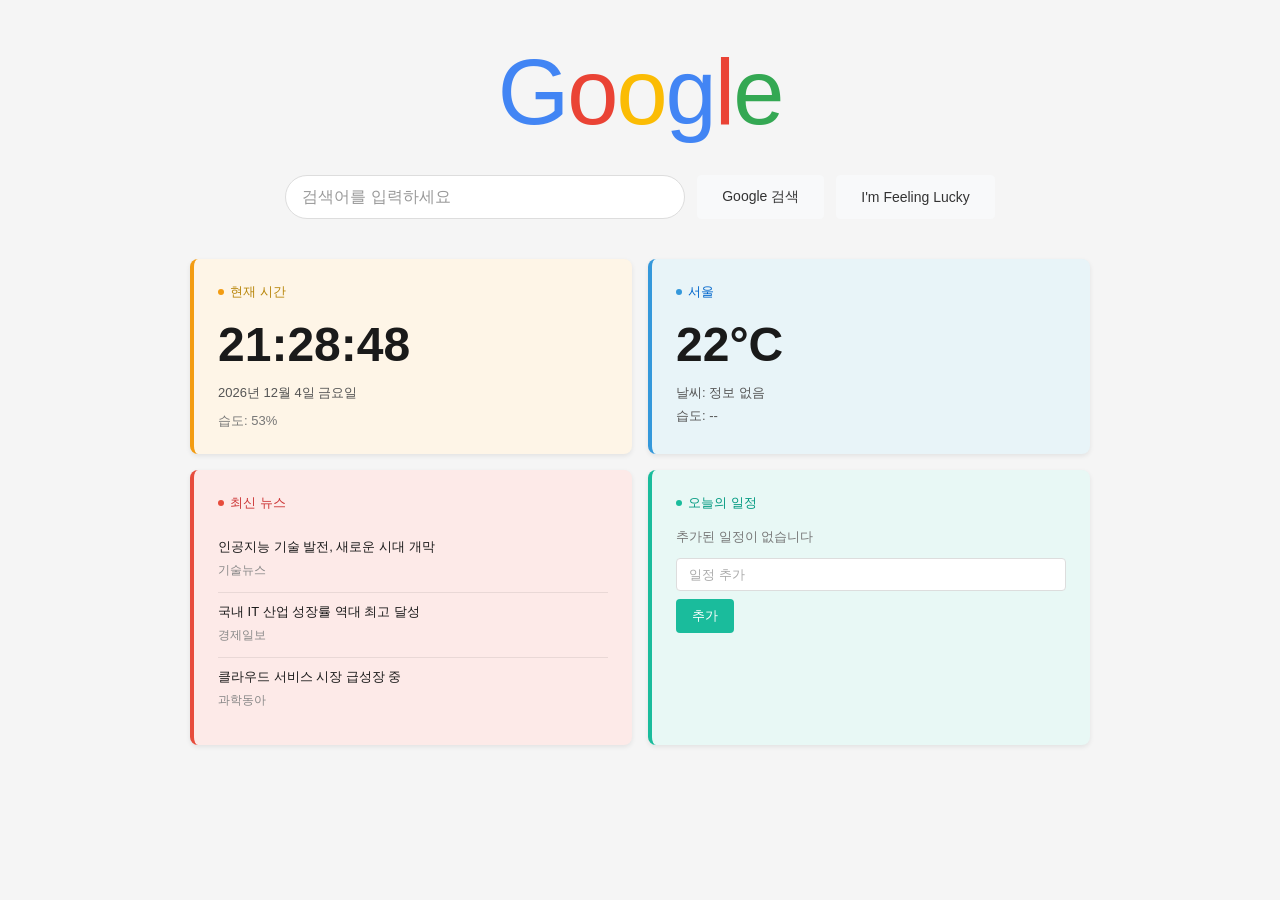
<file: study-01_1주차/index.html>
<!DOCTYPE html>
<html lang="ko">
<head>
    <meta charset="UTF-8">
    <meta name="viewport" content="width=device-width, initial-scale=1.0">
    <title>나만의 시작 홈페이지</title>
    <link rel="stylesheet" href="style.css">
</head>
<body>
    <div class="container">
        <!-- 검색 섹션 -->
        <div class="search-section">
            <div class="logo">
                <span class="g1">G</span><span class="o1">o</span><span class="o2">o</span><span class="g2">g</span><span class="l">l</span><span class="e">e</span>
            </div>
            <div class="search-box">
                <input type="text" placeholder="검색어를 입력하세요" id="searchInput">
                <button onclick="search()">Google 검색</button>
                <button onclick="feeling()">I'm Feeling Lucky</button>
            </div>
        </div>

        <!-- 카드 영역 -->
        <div class="cards-grid">
            <!-- 시간/습도 카드 -->
            <div class="card time-card">
                <div class="card-title">현재 시간</div>
                <div class="time-display" id="time">12:19:57</div>
                <div class="date-display" id="dateInfo">2026년 10월 29일 목요일</div>
                <div class="humidity" id="humidity">습도: --</div>
            </div>

            <!-- 날씨 카드 -->
            <div class="card weather-card">
                <div class="card-title">
                    <span id="weatherLocation">서울</span>
                </div>
                <div class="temperature" id="temperature">22°C</div>
                <div class="weather-details" id="weatherDetails">
                    <div>날씨: --</div>
                    <div>습도: --</div>
                </div>
            </div>

            <!-- 뉴스 카드 -->
            <div class="card news-card">
                <div class="card-title">최신 뉴스</div>
                <div id="newsList" class="news-list">
                    <div class="loading">뉴스 로딩 중...</div>
                </div>
            </div>

            <!-- 오늘의 일정 카드 -->
            <div class="card schedule-card">
                <div class="card-title">오늘의 일정</div>
                <div class="schedule-content">
                    <p>추가된 일정이 없습니다</p>
                    <input type="text" placeholder="일정 추가" id="scheduleInput">
                    <button onclick="addSchedule()">추가</button>
                </div>
                <div id="scheduleList" class="schedule-list"></div>
            </div>
        </div>
    </div>

    <script src="script.js"></script>
</body>
</html>
</file>
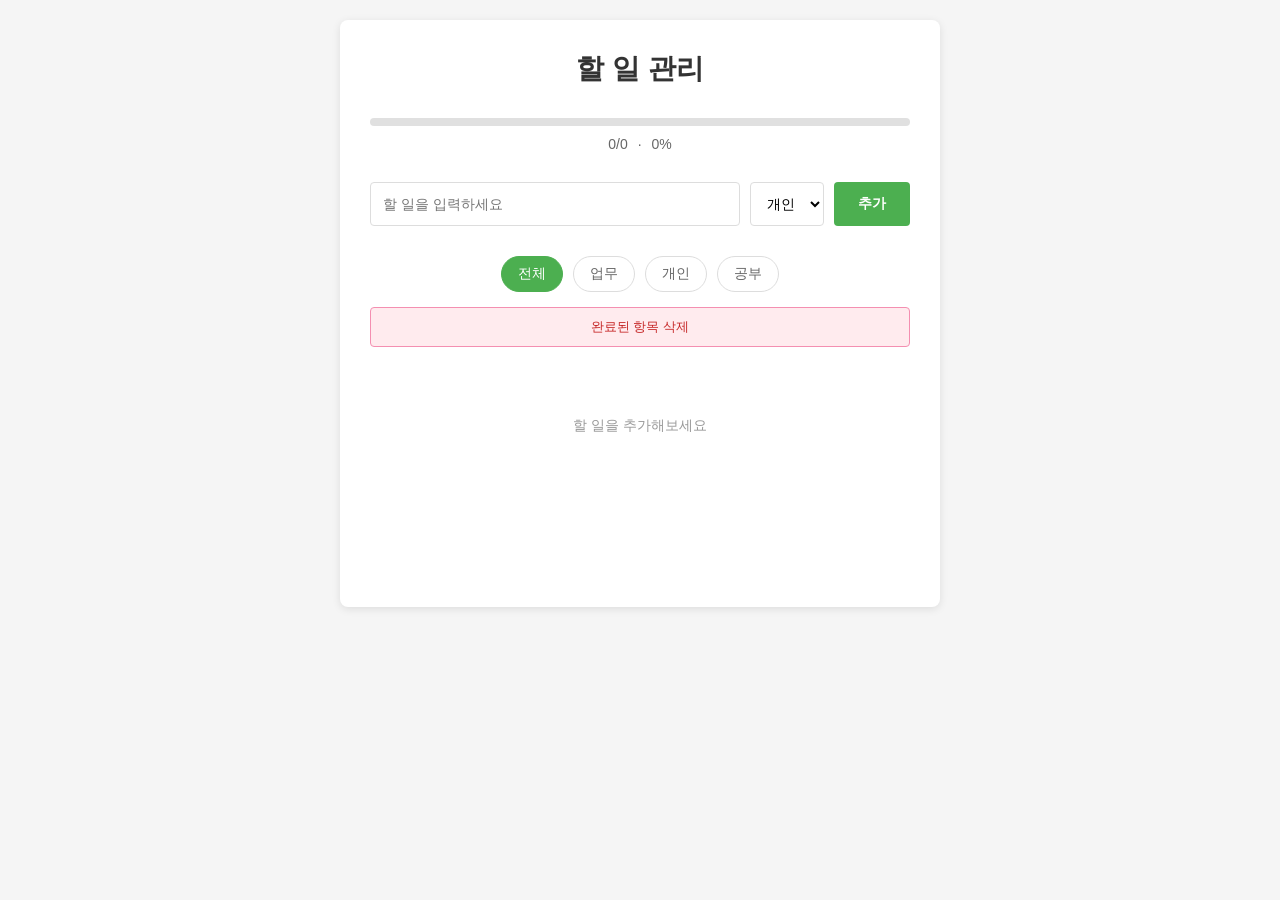
<file: study-04_4~6주차/index.html>
<!DOCTYPE html>
<html lang="ko">
<head>
  <meta charset="UTF-8">
  <meta name="viewport" content="width=device-width, initial-scale=1.0">
  <title>할 일 관리</title>
  <link rel="stylesheet" href="style.css">
</head>
<body>
  <div class="container">
    <h1>할 일 관리</h1>

    <!-- 진행률 영역 -->
    <section class="progress-section">
      <div class="progress-bar">
        <div class="progress-fill"></div>
      </div>
      <div class="progress-text">
        <span class="progress-count">0/0</span>
        <span class="progress-separator">·</span>
        <span class="progress-percent">0%</span>
      </div>
    </section>

    <!-- 입력 영역 -->
    <section class="input-section">
      <div class="input-group">
        <input
          type="text"
          id="todoInput"
          class="todo-input"
          placeholder="할 일을 입력하세요"
          maxlength="100"
        >
        <select id="categorySelect" class="category-select" aria-label="카테고리 선택">
          <option value="personal">개인</option>
          <option value="work">업무</option>
          <option value="study">공부</option>
        </select>
        <button id="addBtn" class="add-btn" aria-label="할 일 추가">추가</button>
      </div>
    </section>

    <!-- 카테고리 필터 탭 -->
    <section class="filter-section">
      <div class="filter-tabs">
        <button class="filter-tab active" data-filter="all" aria-label="모든 항목 표시">전체</button>
        <button class="filter-tab" data-filter="work" aria-label="업무 항목만 표시">업무</button>
        <button class="filter-tab" data-filter="personal" aria-label="개인 항목만 표시">개인</button>
        <button class="filter-tab" data-filter="study" aria-label="공부 항목만 표시">공부</button>
      </div>
      <button id="clearCompletedBtn" class="clear-completed-btn" aria-label="완료된 항목 모두 삭제">완료된 항목 삭제</button>
    </section>

    <!-- 할 일 목록 -->
    <section class="list-section">
      <ul id="todoList" class="todo-list">
        <!-- 할 일 항목이 여기에 추가됨 -->
      </ul>
    </section>
  </div>

  <script src="app.js"></script>
</body>
</html>
</file>
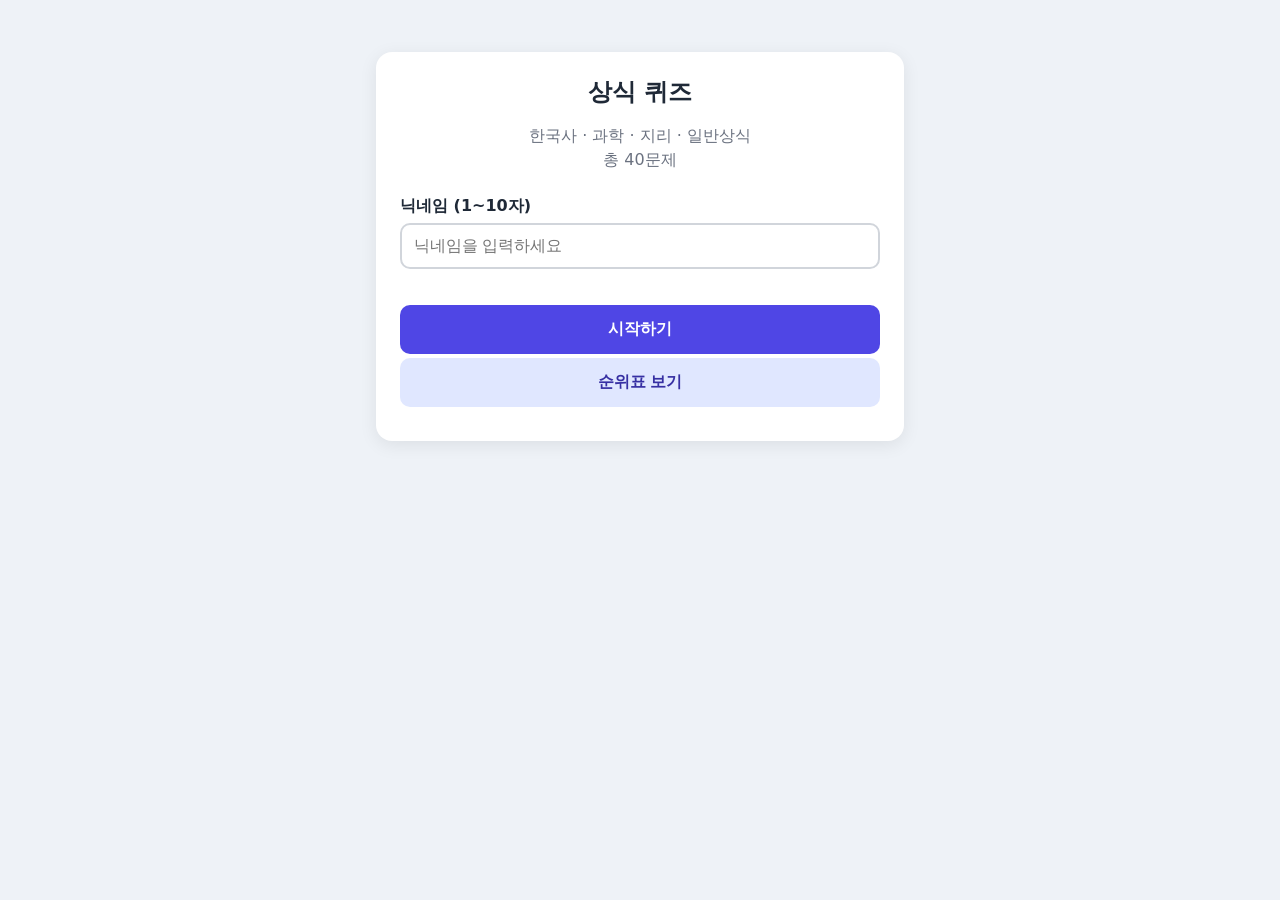
<file: study-05/index.html>
<!DOCTYPE html>
<html lang="ko">
<head>
  <meta charset="UTF-8">
  <meta name="viewport" content="width=device-width, initial-scale=1">
  <title>상식 퀴즈 게임</title>
  <link rel="stylesheet" href="style.css">
</head>
<body>
  <main class="container">
    <!-- 시작 화면 -->
    <section id="start-screen" class="card">
      <h1>상식 퀴즈</h1>
      <p class="sub">한국사 · 과학 · 지리 · 일반상식<br>총 40문제</p>
      <form id="start-form" novalidate>
        <label for="nickname">닉네임 (1~10자)</label>
        <input id="nickname" type="text" autocomplete="off" placeholder="닉네임을 입력하세요">
        <p id="nickname-error" class="error" role="alert"></p>
        <button type="submit" class="btn primary">시작하기</button>
      </form>
      <button type="button" id="ranking-btn-start" class="btn secondary">순위표 보기</button>
    </section>

    <!-- 퀴즈 화면 -->
    <section id="quiz-screen" class="card" hidden>
      <div class="quiz-header">
        <span id="category" class="badge"></span>
        <span id="progress" class="progress-text"></span>
      </div>
      <div class="progress-bar"><div id="progress-fill"></div></div>
      <h2 id="question" class="question"></h2>
      <ul id="choices" class="choices"></ul>
      <div id="feedback" class="feedback" hidden>
        <p id="result" class="result"></p>
        <p id="explanation" class="explanation"></p>
      </div>
      <button id="next-btn" class="btn primary" hidden>다음</button>
    </section>

    <!-- 결과 화면 (순위는 다음 단계) -->
    <section id="end-screen" class="card" hidden>
      <h1>퀴즈 결과</h1>
      <p id="end-message" class="sub"></p>
      <p id="total-score" class="total-score"></p>
      <p id="end-rank" class="my-rank"></p>
      <table class="stats">
        <thead>
          <tr><th>카테고리</th><th>정답 수</th><th>정답률</th></tr>
        </thead>
        <tbody id="category-stats"></tbody>
      </table>
      <button type="button" id="ranking-btn-end" class="btn secondary">순위표 보기</button>
      <button type="button" id="restart-btn" class="btn primary">다시 하기</button>
    </section>

    <!-- 순위표 화면 -->
    <section id="ranking-screen" class="card" hidden>
      <h1>순위표</h1>
      <p class="sub">상위 10명 · 동점이면 먼저 달성한 기록이 위</p>
      <p id="my-rank" class="my-rank" hidden></p>
      <p id="ranking-empty" class="empty" hidden>아직 기록이 없습니다.</p>
      <table id="ranking-table" class="stats ranking" hidden>
        <thead>
          <tr><th>순위</th><th>닉네임</th><th>점수</th><th>일시</th></tr>
        </thead>
        <tbody id="ranking-body"></tbody>
      </table>
      <button type="button" id="ranking-back-btn" class="btn primary">돌아가기</button>
    </section>
  </main>

  <script src="js/questions.js"></script>
  <script src="js/app.js"></script>
</body>
</html>
</file>
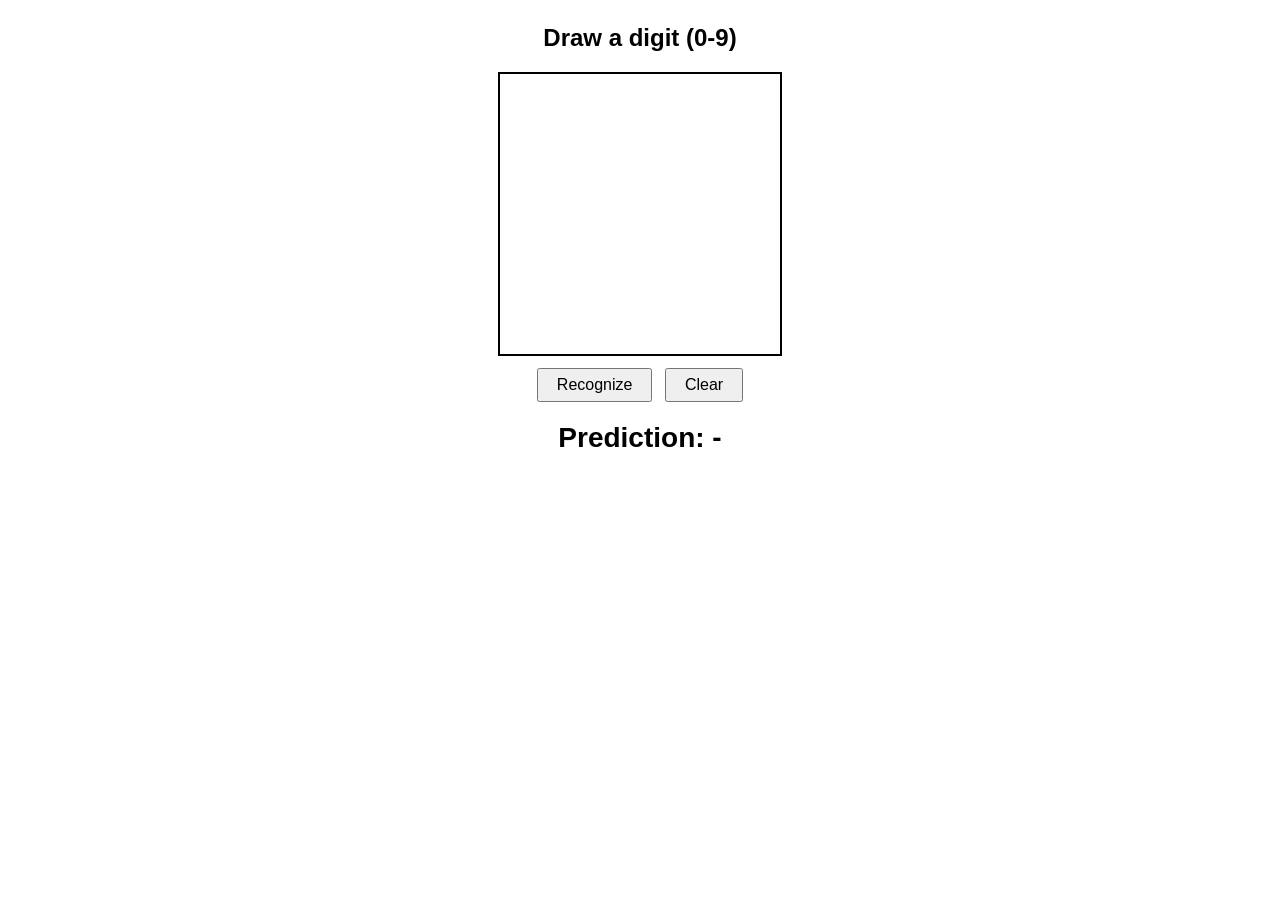
<file: study-03_3주차/web_version/index.html>
<!DOCTYPE html>
<!-- Created: 2026-10-29 21:10 -->
<html lang="en">
<head>
<meta charset="utf-8">
<title>Handwritten Digit Recognition (MNIST)</title>
<style>
  body { font-family: Arial, sans-serif; text-align: center; margin: 24px; }
  canvas { border: 2px solid #000; cursor: crosshair; touch-action: none; }
  button { font-size: 16px; padding: 6px 18px; margin: 8px 4px; }
  #prediction { font-size: 28px; font-weight: bold; margin-top: 12px; }
  #details { color: #666; margin-top: 4px; }
</style>
</head>
<body>
<h2>Draw a digit (0-9)</h2>
<canvas id="drawing-canvas" width="280" height="280"></canvas>
<div>
  <button id="recognize-button">Recognize</button>
  <button id="clear-button">Clear</button>
</div>
<div id="prediction">Loading model...</div>
<div id="details"></div>

<script>
const CANVAS_SIZE = 280;
const BRUSH_RADIUS = 10;
const INK_THRESHOLD = 30;

const drawingCanvas = document.getElementById("drawing-canvas");
const drawingContext = drawingCanvas.getContext("2d", { willReadFrequently: true });
const predictionLabel = document.getElementById("prediction");
const detailsLabel = document.getElementById("details");

let modelLayers = null;
let isDrawing = false;
let lastPoint = null;

function clearCanvas() {
  drawingContext.fillStyle = "white";
  drawingContext.fillRect(0, 0, CANVAS_SIZE, CANVAS_SIZE);
  drawingContext.strokeStyle = "black";
  drawingContext.fillStyle = "black";
  drawingContext.lineWidth = BRUSH_RADIUS * 2;
  drawingContext.lineCap = "round";
  drawingContext.lineJoin = "round";
}

function getPointerPosition(event) {
  const bounds = drawingCanvas.getBoundingClientRect();
  return { x: event.clientX - bounds.left, y: event.clientY - bounds.top };
}

drawingCanvas.addEventListener("pointerdown", (event) => {
  isDrawing = true;
  drawingCanvas.setPointerCapture(event.pointerId);
  lastPoint = getPointerPosition(event);
  drawingContext.beginPath();
  drawingContext.arc(lastPoint.x, lastPoint.y, BRUSH_RADIUS, 0, 2 * Math.PI);
  drawingContext.fill();
});

drawingCanvas.addEventListener("pointermove", (event) => {
  if (!isDrawing) return;
  const currentPoint = getPointerPosition(event);
  drawingContext.beginPath();
  drawingContext.moveTo(lastPoint.x, lastPoint.y);
  drawingContext.lineTo(currentPoint.x, currentPoint.y);
  drawingContext.stroke();
  lastPoint = currentPoint;
});

drawingCanvas.addEventListener("pointerup", () => {
  if (!isDrawing) return;
  isDrawing = false;
  recognize();
});

document.getElementById("clear-button").addEventListener("click", () => {
  clearCanvas();
  predictionLabel.textContent = "Prediction: -";
  detailsLabel.textContent = "";
});
document.getElementById("recognize-button").addEventListener("click", recognize);

// Convert the drawing into a 784-vector in MNIST style: white digit on black,
// fit into a 20x20 box (aspect preserved), centered by center of mass in 28x28.
function preprocessDrawing() {
  const pixels = drawingContext.getImageData(0, 0, CANVAS_SIZE, CANVAS_SIZE).data;
  let minX = CANVAS_SIZE, minY = CANVAS_SIZE, maxX = -1, maxY = -1;
  for (let y = 0; y < CANVAS_SIZE; y++) {
    for (let x = 0; x < CANVAS_SIZE; x++) {
      const inkValue = 255 - pixels[(y * CANVAS_SIZE + x) * 4];
      if (inkValue > INK_THRESHOLD) {
        if (x < minX) minX = x;
        if (x > maxX) maxX = x;
        if (y < minY) minY = y;
        if (y > maxY) maxY = y;
      }
    }
  }
  if (maxX < 0) return null;

  const cropWidth = maxX - minX + 1;
  const cropHeight = maxY - minY + 1;
  const scale = 20 / Math.max(cropWidth, cropHeight);
  const scaledWidth = Math.max(1, Math.round(cropWidth * scale));
  const scaledHeight = Math.max(1, Math.round(cropHeight * scale));

  const digitCanvas = document.createElement("canvas");
  digitCanvas.width = 28;
  digitCanvas.height = 28;
  const digitContext = digitCanvas.getContext("2d", { willReadFrequently: true });
  digitContext.fillStyle = "white";
  digitContext.fillRect(0, 0, 28, 28);
  digitContext.imageSmoothingEnabled = true;
  digitContext.imageSmoothingQuality = "high";
  digitContext.drawImage(
    drawingCanvas, minX, minY, cropWidth, cropHeight,
    Math.floor((28 - scaledWidth) / 2), Math.floor((28 - scaledHeight) / 2),
    scaledWidth, scaledHeight
  );

  const digitPixels = digitContext.getImageData(0, 0, 28, 28).data;
  const centeredImage = new Float32Array(28 * 28);
  let totalMass = 0, massX = 0, massY = 0;
  for (let y = 0; y < 28; y++) {
    for (let x = 0; x < 28; x++) {
      const inkValue = 255 - digitPixels[(y * 28 + x) * 4];
      centeredImage[y * 28 + x] = inkValue;
      totalMass += inkValue;
      massX += inkValue * x;
      massY += inkValue * y;
    }
  }

  const shiftX = Math.round(13.5 - massX / totalMass);
  const shiftY = Math.round(13.5 - massY / totalMass);
  const shiftedImage = new Float32Array(28 * 28);
  for (let y = 0; y < 28; y++) {
    for (let x = 0; x < 28; x++) {
      const sourceX = x - shiftX;
      const sourceY = y - shiftY;
      if (sourceX >= 0 && sourceX < 28 && sourceY >= 0 && sourceY < 28) {
        shiftedImage[y * 28 + x] = centeredImage[sourceY * 28 + sourceX] / 255;
      }
    }
  }
  return shiftedImage;
}

// Forward pass of the exported scikit-learn MLP: ReLU hidden layers, softmax output.
function predictProbabilities(inputVector) {
  let activations = inputVector;
  modelLayers.forEach((layer, layerIndex) => {
    const outputCount = layer.biases.length;
    const outputs = Float32Array.from(layer.biases);
    for (let inputIndex = 0; inputIndex < activations.length; inputIndex++) {
      const activation = activations[inputIndex];
      if (activation === 0) continue;
      const weightRow = layer.weights[inputIndex];
      for (let outputIndex = 0; outputIndex < outputCount; outputIndex++) {
        outputs[outputIndex] += activation * weightRow[outputIndex];
      }
    }
    const isLastLayer = layerIndex === modelLayers.length - 1;
    if (!isLastLayer) {
      for (let i = 0; i < outputCount; i++) outputs[i] = Math.max(0, outputs[i]);
    }
    activations = outputs;
  });

  const maxLogit = Math.max(...activations);
  const exponentials = Array.from(activations, (value) => Math.exp(value - maxLogit));
  const exponentialSum = exponentials.reduce((sum, value) => sum + value, 0);
  return exponentials.map((value) => value / exponentialSum);
}

function recognize() {
  if (!modelLayers) return;
  const inputVector = preprocessDrawing();
  if (!inputVector) {
    predictionLabel.textContent = "Prediction: -";
    detailsLabel.textContent = "Canvas is empty";
    return;
  }
  const probabilities = predictProbabilities(inputVector);
  const topThree = probabilities
    .map((probability, digit) => ({ digit, probability }))
    .sort((a, b) => b.probability - a.probability)
    .slice(0, 3);
  predictionLabel.textContent =
    `Prediction: ${topThree[0].digit} (${(topThree[0].probability * 100).toFixed(1)}%)`;
  detailsLabel.textContent = "Top 3: " + topThree
    .map((entry) => `${entry.digit}: ${(entry.probability * 100).toFixed(1)}%`)
    .join("   ");
}

clearCanvas();
fetch("model.json")
  .then((response) => response.json())
  .then((modelData) => {
    modelLayers = modelData.layers;
    predictionLabel.textContent = "Prediction: -";
  })
  .catch(() => {
    predictionLabel.textContent = "Failed to load model.json (open via the local server, not file://)";
  });
</script>
</body>
</html>
</file>
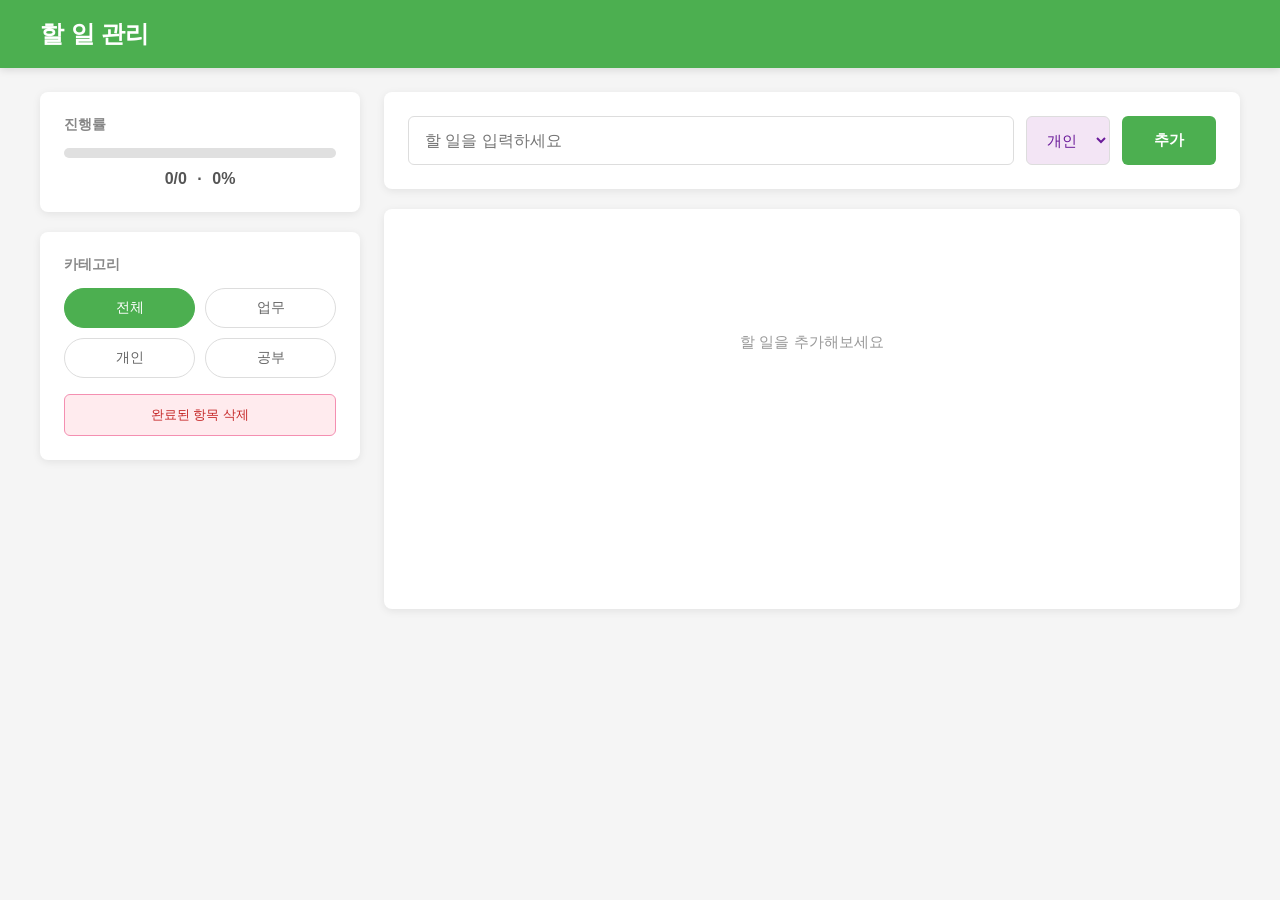
<file: study-04_4~6주차/web_version/index.html>
<!DOCTYPE html>
<html lang="ko">
<head>
  <meta charset="UTF-8">
  <meta name="viewport" content="width=device-width, initial-scale=1.0">
  <title>할 일 관리</title>
  <link rel="stylesheet" href="style.css">
</head>
<body>
  <div class="app">
    <header class="topbar">
      <h1>할 일 관리</h1>
    </header>

    <div class="layout">
      <aside class="sidebar">
        <section class="progress-section">
          <h2 class="section-title">진행률</h2>
          <div class="progress-bar">
            <div class="progress-fill"></div>
          </div>
          <div class="progress-text">
            <span class="progress-count">0/0</span>
            <span class="progress-separator">·</span>
            <span class="progress-percent">0%</span>
          </div>
        </section>

        <section class="filter-section">
          <h2 class="section-title">카테고리</h2>
          <div class="filter-tabs">
            <button class="filter-tab active" data-filter="all" aria-label="모든 항목 표시">전체</button>
            <button class="filter-tab" data-filter="work" aria-label="업무 항목만 표시">업무</button>
            <button class="filter-tab" data-filter="personal" aria-label="개인 항목만 표시">개인</button>
            <button class="filter-tab" data-filter="study" aria-label="공부 항목만 표시">공부</button>
          </div>
          <button id="clearCompletedBtn" class="clear-completed-btn" aria-label="완료된 항목 모두 삭제">완료된 항목 삭제</button>
        </section>
      </aside>

      <main class="main">
        <section class="input-section">
          <div class="input-group">
            <input
              type="text"
              id="todoInput"
              class="todo-input"
              placeholder="할 일을 입력하세요"
              maxlength="100"
            >
            <select id="categorySelect" class="category-select personal" aria-label="카테고리 선택">
              <option value="personal">개인</option>
              <option value="work">업무</option>
              <option value="study">공부</option>
            </select>
            <button id="addBtn" class="add-btn" aria-label="할 일 추가">추가</button>
          </div>
        </section>

        <section class="list-section">
          <ul id="todoList" class="todo-list"></ul>
        </section>
      </main>
    </div>
  </div>

  <script src="app.js"></script>
</body>
</html>
</file>
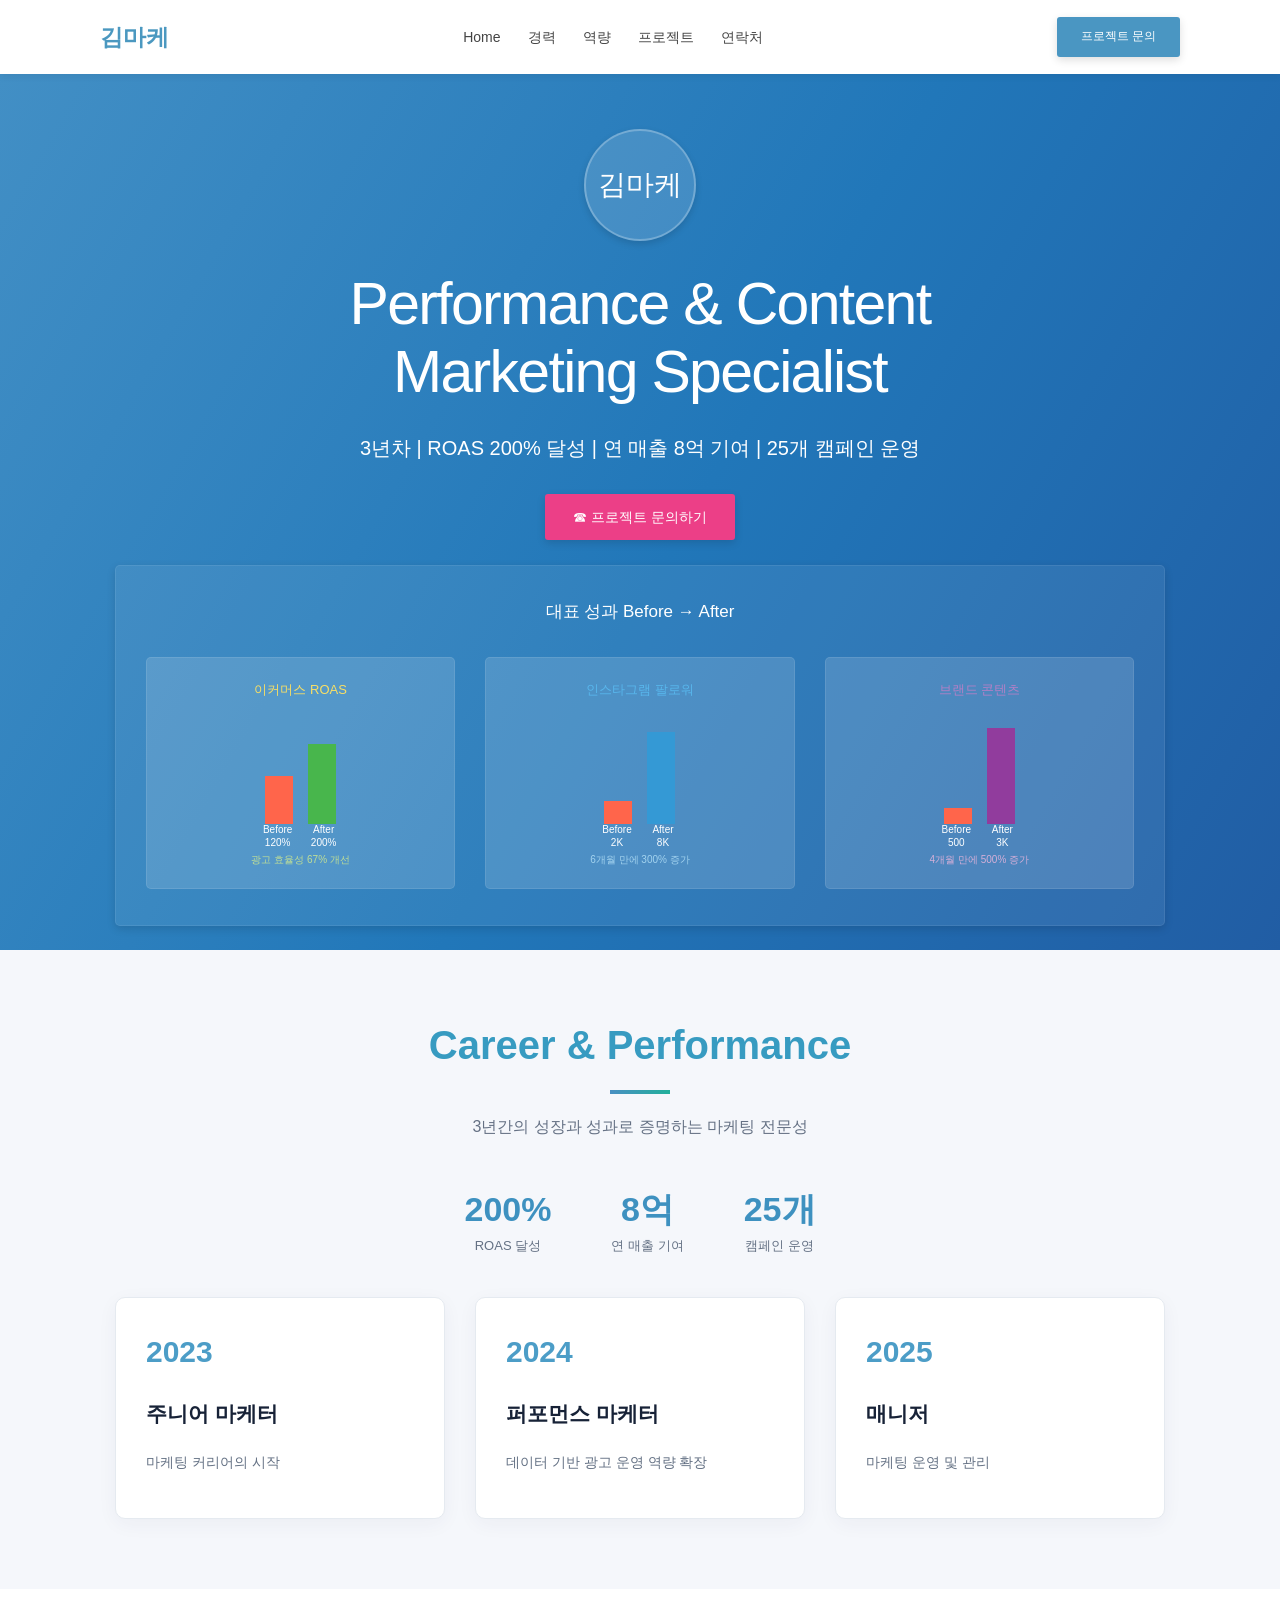
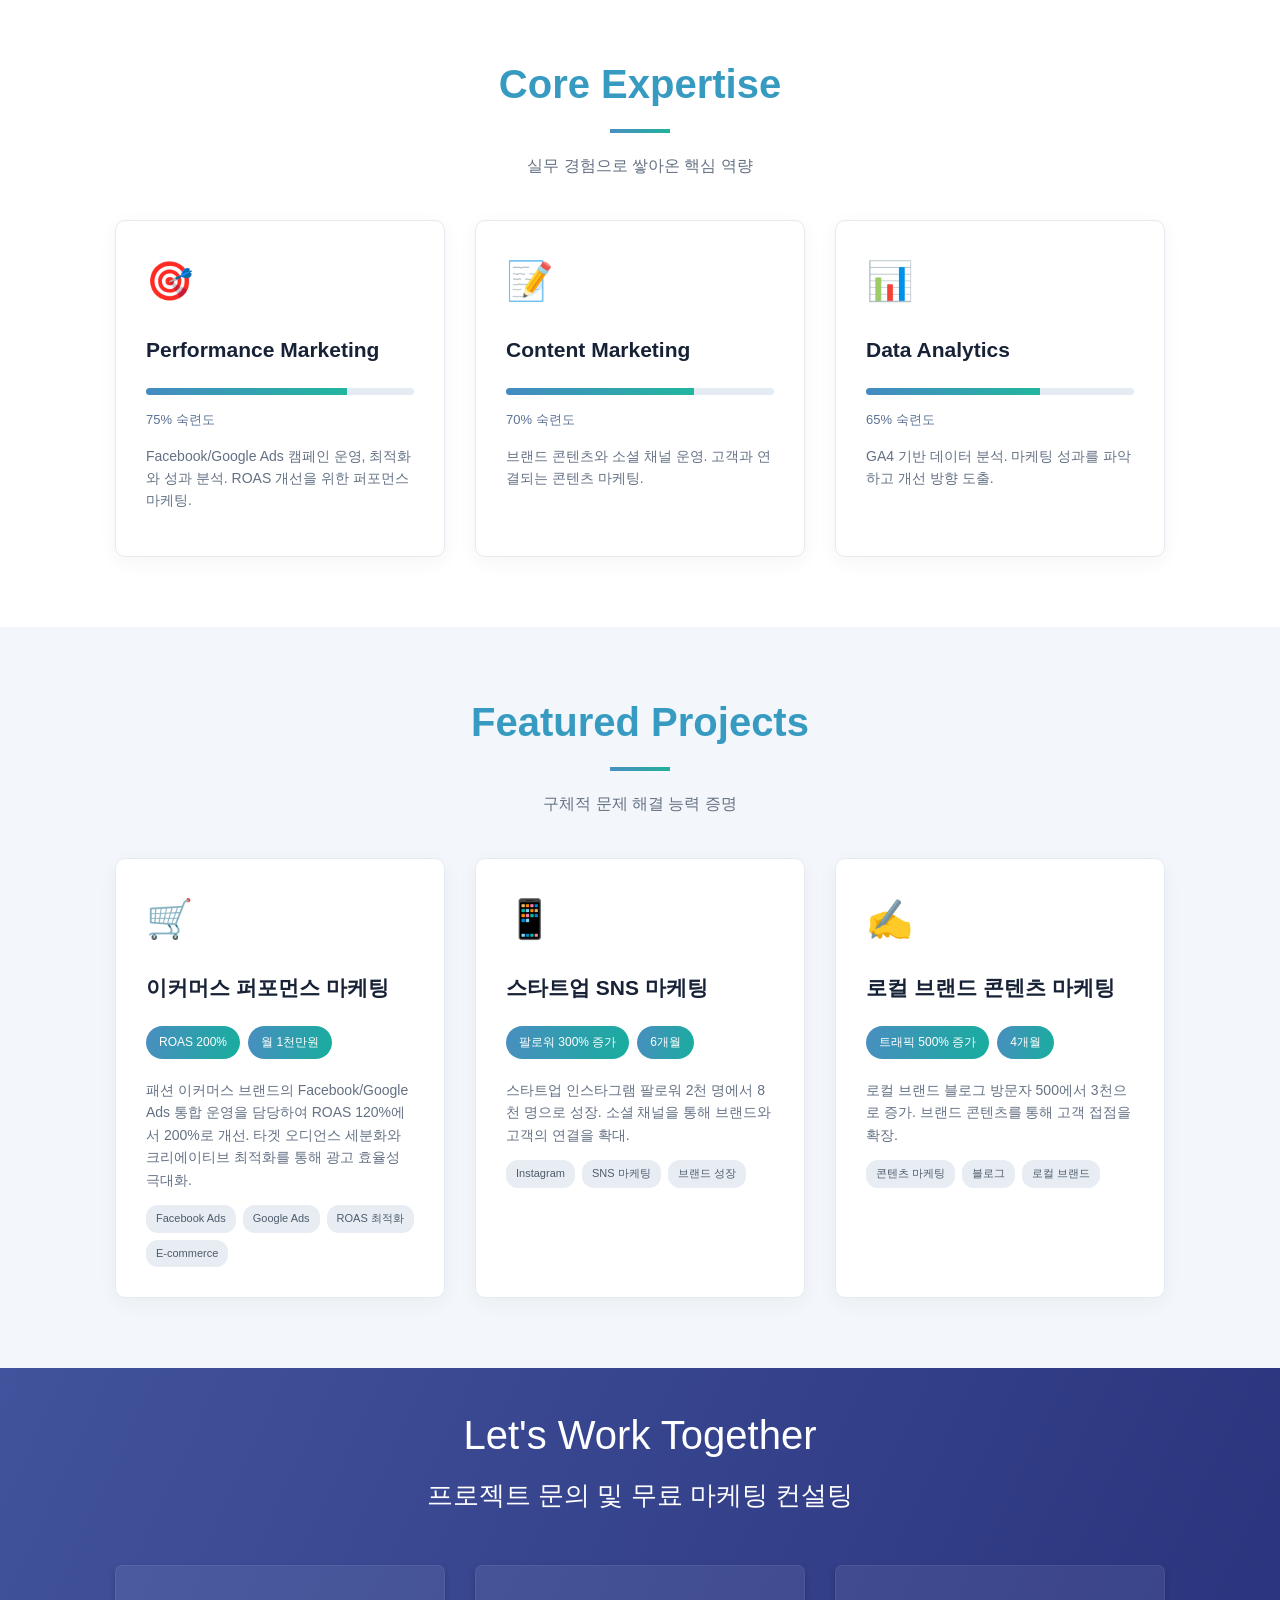
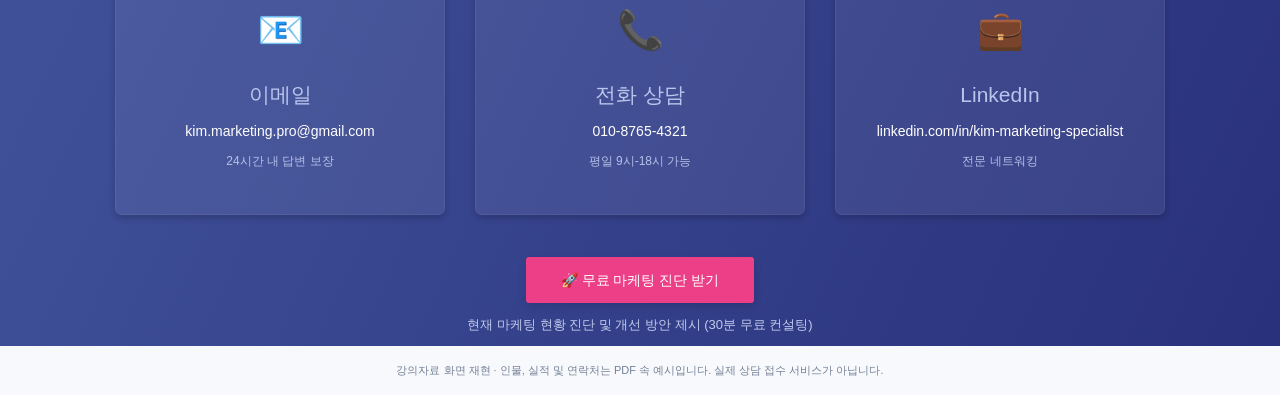
<file: study-02_2주차/portfolio.html>
<!doctype html>
<html lang="ko"><head><meta charset="utf-8"><meta name="viewport" content="width=device-width,initial-scale=1"><title>김마케 | Performance & Content Marketing Specialist</title>
<style>
*{box-sizing:border-box}html{scroll-behavior:smooth;scroll-padding-top:74px}body{margin:0;font-family:Arial,'Malgun Gothic',sans-serif;color:#172237;line-height:1.6}header{background:white;position:sticky;top:0;z-index:10;box-shadow:0 2px 8px #0001}.nav{max-width:1140px;margin:auto;min-height:74px;padding:12px 30px;display:flex;align-items:center;justify-content:space-between;gap:20px}.logo{font-size:23px;font-weight:bold;color:#4b98c0;text-decoration:none}.links{display:flex;gap:27px}.links a{font-size:14px;color:#444;text-decoration:none}.button{display:inline-block;background:#ec3f87;color:white;text-decoration:none;border:0;border-radius:3px;padding:12px 28px;box-shadow:0 3px 8px #0002;font:inherit;font-size:14px;cursor:pointer}.nav .button{background:#4a96c2;font-size:12px;padding:10px 24px}section{padding:70px 30px}.wrap{max-width:1050px;margin:auto}.hero{color:white;text-align:center;background:linear-gradient(120deg,#428fc5 0%,#2177b9 53%,#215da4 100%);padding:55px 30px 24px}.avatar{border-radius:50%;width:112px;height:112px;display:grid;place-items:center;background:#ffffff22;border:2px solid #ffffff40;box-shadow:0 3px 7px #0002;margin:0 auto 30px;font-size:28px}h1{font-size:clamp(30px,4.8vw,59px);font-weight:400;line-height:1.15;letter-spacing:-1.7px;margin:0 auto 25px}h2{font-weight:400;font-size:40px;line-height:1.25;margin:0 0 15px}h3{font-size:21px}.subtitle{font-size:20px;margin:15px 0 30px}.hero .button{margin-bottom:25px}.chartbox{padding:28px 30px 36px;background:#ffffff12;border:1px solid #ffffff13;box-shadow:0 3px 9px #0002;border-radius:5px;margin-top:0}.chartbox h3{font-size:17px;margin:4px 0 32px;font-weight:500}.grid{display:grid;grid-template-columns:repeat(3,1fr);gap:30px}.chartcard{background:#ffffff24;border:1px solid #ffffff19;border-radius:5px;padding:22px 18px 20px}.chartcard h4{font-size:13px;font-weight:500;margin:0 0 18px;color:#f8df65}.chartcard:nth-child(2) h4{color:#58b6ec}.chartcard:nth-child(3) h4{color:#b380c6}.bars{height:105px;display:flex;justify-content:center;align-items:flex-end;gap:15px}.bar{width:28px;background:#ff654b}.bar.after{background:#48b64c}.chartcard:nth-child(2) .after{background:#3499d5}.chartcard:nth-child(3) .after{background:#913c9d}.barlabels{display:flex;justify-content:center;gap:10px;font-size:10px;line-height:1.25}.barlabels span{width:36px}.caption{font-size:10px;color:#c0df96;margin:3px 0 0}.chartcard:nth-child(2) .caption{color:#a3d3ef}.chartcard:nth-child(3) .caption{color:#d4afd8}.title{text-align:center;margin-bottom:42px}.title h2{color:#379bc1;font-weight:700}.title h2:after{content:'';display:block;width:60px;height:4px;background:linear-gradient(90deg,#498fc2,#22b09b);margin:20px auto}.title p{color:#657184}.career{background:#f5f7fb}.card{background:white;padding:30px;border-radius:10px;box-shadow:0 5px 20px #2034510c;border:1px solid #e5eaf0}.year{color:#4c9dc7;font-size:30px;font-weight:bold}.card p{font-size:14px;color:#647184}.stats{display:flex;justify-content:center;gap:60px;margin-bottom:40px;text-align:center}.stats strong{font-size:34px;color:#3e91c0}.stats span{display:block;color:#647184;font-size:13px}.icon{font-size:38px}.skill-label{display:flex;justify-content:space-between;font-size:13px;color:#5b7395}.track{height:7px;background:#e5ebf2;border-radius:10px;overflow:hidden;margin:15px 0}.fill{height:100%;background:linear-gradient(90deg,#458ac2,#22b69e)}.projects{background:#f3f6fa}.badges{display:flex;gap:8px;flex-wrap:wrap;margin:20px 0}.badge{background:linear-gradient(100deg,#498ec0,#18ad9e);color:white;border-radius:30px;padding:7px 13px;font-size:12px}.tags{display:flex;gap:7px;flex-wrap:wrap}.tags span{background:#e7edf3;border-radius:12px;padding:5px 10px;font-size:11px;color:#4d5b6c}.contact{background:linear-gradient(115deg,#41539c,#29317b);color:#fff;text-align:center;padding:42px 30px 10px}.contact .subtitle{font-size:26px;margin:10px 0 48px}.contact .card{background:#ffffff12;border:1px solid #ffffff10;box-shadow:0 3px 6px #0003;border-radius:7px;min-height:250px;padding:34px 20px}.contact .icon{margin-bottom:18px}.contact h3{color:#b8c5ed;font-size:21px;font-weight:400;margin:15px 0 8px}.contact .card p{color:white;font-size:14px;margin:5px 0;overflow-wrap:anywhere}.contact .card small{color:#b5c1e9;font-size:12px}.contact .button{margin-top:42px;padding:12px 35px}.contact .footnote{font-size:13px;color:#c1caec;margin:12px 0 0}footer{text-align:center;padding:16px 25px;font-size:11px;color:#738096;background:#f8f9fc}dialog{border:0;border-radius:10px;max-width:440px;width:calc(100% - 40px);padding:30px;box-shadow:0 15px 60px #0004}dialog::backdrop{background:#17223799}dialog p{font-size:14px;color:#59677b}a:focus-visible,button:focus-visible{outline:3px solid #ffb943;outline-offset:4px}@media(max-width:720px){.nav{padding:12px 16px;gap:12px;flex-wrap:wrap;justify-content:space-between}.links{order:3;justify-content:center;width:100%;gap:22px}.links a{font-size:12px}.nav .button{padding:8px 15px}.hero{padding:35px 18px 22px}.avatar{width:85px;height:85px;font-size:23px}h1{letter-spacing:-1px}.subtitle{font-size:14px}.grid{grid-template-columns:1fr;gap:20px}.chartbox{padding:20px 12px}.chartbox .grid{grid-template-columns:repeat(3,1fr);gap:8px}.chartcard{padding:15px 3px}.chartcard h4{font-size:10px;min-height:32px}.chartbox h3{margin-bottom:18px}.bars{gap:8px;height:90px}.bar{width:19px}.barlabels{gap:0}.barlabels span{width:29px}.caption{font-size:8px}.stats{gap:20px}.stats strong{font-size:26px}section{padding:48px 20px}h2{font-size:30px}.contact .subtitle{font-size:19px;margin-bottom:30px}.contact .card{min-height:220px}}@media(prefers-reduced-motion:reduce){html{scroll-behavior:auto}}
</style></head><body>
<header><nav class="nav" aria-label="주요 메뉴"><a class="logo" href="#home">김마케</a><div class="links"><a href="#home">Home</a><a href="#career">경력</a><a href="#skills">역량</a><a href="#projects">프로젝트</a><a href="#contact">연락처</a></div><a class="button" href="#contact">프로젝트 문의</a></nav></header>
<main><section class="hero" id="home"><div class="wrap"><div class="avatar">김마케</div><h1>Performance &amp; Content<br>Marketing Specialist</h1><p class="subtitle">3년차 | ROAS 200% 달성 | 연 매출 8억 기여 | 25개 캠페인 운영</p><a class="button" href="#contact">☎ 프로젝트 문의하기</a><div class="chartbox"><h3>대표 성과 Before → After</h3><div class="grid">
<div class="chartcard"><h4>이커머스 ROAS</h4><div class="bars" role="img" aria-label="ROAS 120%에서 200%"><div class="bar" style="height:48px"></div><div class="bar after" style="height:80px"></div></div><div class="barlabels"><span>Before<br>120%</span><span>After<br>200%</span></div><p class="caption">광고 효율성 67% 개선</p></div>
<div class="chartcard"><h4>인스타그램 팔로워</h4><div class="bars" role="img" aria-label="팔로워 2천 명에서 8천 명"><div class="bar" style="height:23px"></div><div class="bar after" style="height:92px"></div></div><div class="barlabels"><span>Before<br>2K</span><span>After<br>8K</span></div><p class="caption">6개월 만에 300% 증가</p></div>
<div class="chartcard"><h4>브랜드 콘텐츠</h4><div class="bars" role="img" aria-label="방문자 500에서 3천"><div class="bar" style="height:16px"></div><div class="bar after" style="height:96px"></div></div><div class="barlabels"><span>Before<br>500</span><span>After<br>3K</span></div><p class="caption">4개월 만에 500% 증가</p></div>
</div></div></div></section>
<section id="career" class="career"><div class="wrap"><div class="title"><h2>Career &amp; Performance</h2><p>3년간의 성장과 성과로 증명하는 마케팅 전문성</p></div><div class="stats"><div><strong>200%</strong><span>ROAS 달성</span></div><div><strong>8억</strong><span>연 매출 기여</span></div><div><strong>25개</strong><span>캠페인 운영</span></div></div><div class="grid"><article class="card"><div class="year">2023</div><h3>주니어 마케터</h3><p>마케팅 커리어의 시작</p></article><article class="card"><div class="year">2024</div><h3>퍼포먼스 마케터</h3><p>데이터 기반 광고 운영 역량 확장</p></article><article class="card"><div class="year">2025</div><h3>매니저</h3><p>마케팅 운영 및 관리</p></article></div></div></section>
<section id="skills"><div class="wrap"><div class="title"><h2>Core Expertise</h2><p>실무 경험으로 쌓아온 핵심 역량</p></div><div class="grid"><article class="card"><div class="icon">🎯</div><h3>Performance Marketing</h3><div class="track"><div class="fill" style="width:75%"></div></div><div class="skill-label">75% 숙련도</div><p>Facebook/Google Ads 캠페인 운영, 최적화와 성과 분석. ROAS 개선을 위한 퍼포먼스 마케팅.</p></article><article class="card"><div class="icon">📝</div><h3>Content Marketing</h3><div class="track"><div class="fill" style="width:70%"></div></div><div class="skill-label">70% 숙련도</div><p>브랜드 콘텐츠와 소셜 채널 운영. 고객과 연결되는 콘텐츠 마케팅.</p></article><article class="card"><div class="icon">📊</div><h3>Data Analytics</h3><div class="track"><div class="fill" style="width:65%"></div></div><div class="skill-label">65% 숙련도</div><p>GA4 기반 데이터 분석. 마케팅 성과를 파악하고 개선 방향 도출.</p></article></div></div></section>
<section id="projects" class="projects"><div class="wrap"><div class="title"><h2>Featured Projects</h2><p>구체적 문제 해결 능력 증명</p></div><div class="grid"><article class="card"><div class="icon">🛒</div><h3>이커머스 퍼포먼스 마케팅</h3><div class="badges"><span class="badge">ROAS 200%</span><span class="badge">월 1천만원</span></div><p>패션 이커머스 브랜드의 Facebook/Google Ads 통합 운영을 담당하여 ROAS 120%에서 200%로 개선. 타겟 오디언스 세분화와 크리에이티브 최적화를 통해 광고 효율성 극대화.</p><div class="tags"><span>Facebook Ads</span><span>Google Ads</span><span>ROAS 최적화</span><span>E-commerce</span></div></article><article class="card"><div class="icon">📱</div><h3>스타트업 SNS 마케팅</h3><div class="badges"><span class="badge">팔로워 300% 증가</span><span class="badge">6개월</span></div><p>스타트업 인스타그램 팔로워 2천 명에서 8천 명으로 성장. 소셜 채널을 통해 브랜드와 고객의 연결을 확대.</p><div class="tags"><span>Instagram</span><span>SNS 마케팅</span><span>브랜드 성장</span></div></article><article class="card"><div class="icon">✍️</div><h3>로컬 브랜드 콘텐츠 마케팅</h3><div class="badges"><span class="badge">트래픽 500% 증가</span><span class="badge">4개월</span></div><p>로컬 브랜드 블로그 방문자 500에서 3천으로 증가. 브랜드 콘텐츠를 통해 고객 접점을 확장.</p><div class="tags"><span>콘텐츠 마케팅</span><span>블로그</span><span>로컬 브랜드</span></div></article></div></div></section>
<section id="contact" class="contact"><div class="wrap"><h2>Let's Work Together</h2><p class="subtitle">프로젝트 문의 및 무료 마케팅 컨설팅</p><div class="grid"><article class="card"><div class="icon">📧</div><h3>이메일</h3><p>kim.marketing.pro@gmail.com</p><small>24시간 내 답변 보장</small></article><article class="card"><div class="icon">📞</div><h3>전화 상담</h3><p>010-8765-4321</p><small>평일 9시-18시 가능</small></article><article class="card"><div class="icon">💼</div><h3>LinkedIn</h3><p>linkedin.com/in/kim-marketing-specialist</p><small>전문 네트워킹</small></article></div><button class="button" id="consult">🚀 무료 마케팅 진단 받기</button><p class="footnote">현재 마케팅 현황 진단 및 개선 방안 제시 (30분 무료 컨설팅)</p></div></section></main>
<footer>강의자료 화면 재현 · 인물, 실적 및 연락처는 PDF 속 예시입니다. 실제 상담 접수 서비스가 아닙니다.</footer><dialog id="consult-dialog"><h3>무료 마케팅 진단</h3><p>PDF 결과 화면을 재현한 실습용 페이지입니다. 표시된 연락처는 강의 예시이며, 실제 상담 신청은 전송되지 않습니다.</p><form method="dialog"><button class="button">확인</button></form></dialog><script>document.getElementById('consult').addEventListener('click',()=>document.getElementById('consult-dialog').showModal());</script></body></html>
</file>
<file: study-01_1주차/style.css>
* {
    margin: 0;
    padding: 0;
    box-sizing: border-box;
}

body {
    font-family: -apple-system, BlinkMacSystemFont, 'Segoe UI', Roboto, 'Helvetica Neue', Arial, sans-serif;
    background-color: #f5f5f5;
    min-height: 100vh;
    padding: 40px 20px 20px;
}

.container {
    max-width: 900px;
    margin: 0 auto;
}

/* 검색 섹션 */
.search-section {
    text-align: center;
    margin-bottom: 40px;
}

.logo {
    font-size: 92px;
    margin-bottom: 30px;
    font-weight: 400;
    letter-spacing: -2px;
}

.logo span {
    display: inline-block;
}

.logo .g1 {
    color: #4285f4;
}

.logo .o1 {
    color: #ea4335;
}

.logo .o2 {
    color: #fbbc04;
}

.logo .g2 {
    color: #4285f4;
}

.logo .l {
    color: #ea4335;
}

.logo .e {
    color: #34a853;
}

.search-box {
    display: flex;
    justify-content: center;
    gap: 12px;
    margin-top: 20px;
    flex-wrap: wrap;
}

.search-box input {
    width: 400px;
    padding: 12px 16px;
    border: 1px solid #ddd;
    border-radius: 24px;
    font-size: 16px;
    background-color: white;
    color: #333;
    transition: box-shadow 0.3s ease;
}

.search-box input::placeholder {
    color: #999;
}

.search-box input:hover {
    box-shadow: 0 1px 6px rgba(0, 0, 0, 0.1);
}

.search-box input:focus {
    outline: none;
    box-shadow: 0 1px 6px rgba(32, 33, 36, 0.28);
    border-color: transparent;
}

.search-box button {
    padding: 10px 24px;
    background-color: #f8f9fa;
    border: 1px solid #f8f9fa;
    border-radius: 4px;
    cursor: pointer;
    font-size: 14px;
    color: #333;
    font-weight: 500;
    transition: all 0.2s ease;
}

.search-box button:hover {
    box-shadow: 0 1px 1px rgba(0, 0, 0, 0.1);
    background-color: #f8f9fa;
    border: 1px solid #dadce0;
    color: #202124;
}

.search-box button:active {
    border: 1px solid #4285f4;
}

/* 카드 그리드 */
.cards-grid {
    display: grid;
    grid-template-columns: 1fr 1fr;
    gap: 16px;
    margin-top: 40px;
}

/* 카드 스타일 */
.card {
    border-radius: 8px;
    padding: 24px;
    box-shadow: 0 2px 5px rgba(0, 0, 0, 0.08);
    transition: box-shadow 0.2s ease;
}

.card:hover {
    box-shadow: 0 4px 12px rgba(0, 0, 0, 0.15);
}

.card-title {
    display: flex;
    align-items: center;
    gap: 8px;
    margin-bottom: 16px;
    font-size: 13px;
    font-weight: 500;
    color: #888;
    position: relative;
    padding-left: 12px;
}

.card-title::before {
    content: '';
    display: inline-block;
    width: 6px;
    height: 6px;
    border-radius: 50%;
    background-color: #d32f2f;
    position: absolute;
    left: 0;
    top: 50%;
    transform: translateY(-50%);
}

.time-card .card-title::before {
    background-color: #f39c12;
}

.weather-card .card-title::before {
    background-color: #3498db;
}

.news-card .card-title::before {
    background-color: #e74c3c;
}

.schedule-card .card-title::before {
    background-color: #1abc9c;
}

.icon {
    display: none;
}

/* 시간 카드 */
.time-card {
    background-color: #fef5e7;
    border-left: 4px solid #f39c12;
}

.time-card .card-title {
    color: #b8860b;
}

.time-display {
    font-size: 48px;
    font-weight: bold;
    color: #1a1a1a;
    margin: 12px 0;
}

.date-display {
    font-size: 13px;
    color: #555;
    margin-bottom: 10px;
}

.humidity {
    font-size: 13px;
    color: #777;
}

/* 날씨 카드 */
.weather-card {
    background-color: #e8f4f8;
    border-left: 4px solid #3498db;
}

.weather-card .card-title {
    color: #0066cc;
}

.temperature {
    font-size: 48px;
    font-weight: bold;
    color: #1a1a1a;
    margin: 12px 0;
}

.weather-details {
    font-size: 13px;
    color: #555;
}

.weather-details div {
    margin: 5px 0;
}

/* 뉴스 카드 */
.news-card {
    background-color: #fdeae8;
    border-left: 4px solid #e74c3c;
}

.news-card .card-title {
    color: #cc3333;
}

.news-list {
    font-size: 13px;
    line-height: 1.8;
    color: #333;
}

.news-item {
    padding: 10px 0;
    border-bottom: 1px solid rgba(0, 0, 0, 0.08);
}

.news-item:last-child {
    border-bottom: none;
}

.news-item-title {
    font-weight: 500;
    margin-bottom: 4px;
    line-height: 1.4;
    color: #1a1a1a;
}

.news-item-source {
    font-size: 12px;
    color: #888;
}

/* 일정 카드 */
.schedule-card {
    background-color: #e8f8f5;
    border-left: 4px solid #1abc9c;
}

.schedule-card .card-title {
    color: #009980;
}

.schedule-content {
    margin-bottom: 16px;
}

.schedule-content p {
    font-size: 13px;
    color: #777;
    margin-bottom: 12px;
}

.schedule-content input {
    width: 100%;
    padding: 8px 12px;
    border: 1px solid #ddd;
    border-radius: 4px;
    font-size: 13px;
    margin-bottom: 8px;
    color: #333;
}

.schedule-content input::placeholder {
    color: #aaa;
}

.schedule-content input:focus {
    outline: none;
    border-color: #1abc9c;
}

.schedule-content button {
    padding: 8px 16px;
    background-color: #1abc9c;
    color: white;
    border: none;
    border-radius: 4px;
    cursor: pointer;
    font-size: 13px;
    font-weight: 500;
    transition: background-color 0.2s ease;
}

.schedule-content button:hover {
    background-color: #16a085;
}

.schedule-list {
    margin-top: 12px;
}

.schedule-item {
    background-color: rgba(255, 255, 255, 0.5);
    padding: 10px 12px;
    border-radius: 4px;
    margin-bottom: 8px;
    font-size: 13px;
    display: flex;
    justify-content: space-between;
    align-items: center;
    border: 1px solid rgba(0, 0, 0, 0.05);
    color: #333;
}

.schedule-item button {
    background-color: #e74c3c;
    color: white;
    border: none;
    padding: 4px 10px;
    border-radius: 3px;
    cursor: pointer;
    font-size: 12px;
    transition: background-color 0.2s ease;
}

.schedule-item button:hover {
    background-color: #c0392b;
}

.loading {
    text-align: center;
    color: #999;
    padding: 20px;
    font-size: 13px;
}

/* 반응형 */
@media (max-width: 768px) {
    .search-box {
        flex-direction: column;
        align-items: center;
    }

    .search-box input {
        width: 100%;
        max-width: 300px;
    }

    .cards-grid {
        grid-template-columns: 1fr;
    }

    .logo {
        font-size: 70px;
    }

    .time-display,
    .temperature {
        font-size: 36px;
    }
}
</file>
<file: study-04_4~6주차/style.css>
* {
  margin: 0;
  padding: 0;
  box-sizing: border-box;
}

body {
  font-family: -apple-system, BlinkMacSystemFont, 'Segoe UI', Roboto, 'Helvetica Neue', Arial, sans-serif;
  background-color: #f5f5f5;
  padding: 20px;
  color: #333;
}

.container {
  max-width: 600px;
  margin: 0 auto;
  background-color: white;
  border-radius: 8px;
  padding: 30px;
  box-shadow: 0 2px 8px rgba(0, 0, 0, 0.1);
}

h1 {
  text-align: center;
  margin-bottom: 30px;
  font-size: 28px;
  color: #333;
}

/* 진행률 영역 */
.progress-section {
  margin-bottom: 30px;
}

.progress-bar {
  width: 100%;
  height: 8px;
  background-color: #e0e0e0;
  border-radius: 4px;
  overflow: hidden;
  margin-bottom: 10px;
}

.progress-fill {
  height: 100%;
  background-color: #4CAF50;
  width: 0%;
  transition: width 0.3s ease;
}

.progress-text {
  text-align: center;
  font-size: 14px;
  color: #666;
}

.progress-separator {
  margin: 0 6px;
}

/* 입력 영역 */
.input-section {
  margin-bottom: 30px;
}

.input-group {
  display: flex;
  gap: 10px;
}

.todo-input {
  flex: 1;
  padding: 12px;
  border: 1px solid #ddd;
  border-radius: 4px;
  font-size: 14px;
  transition: border-color 0.2s;
}

.todo-input:focus {
  outline: none;
  border-color: #4CAF50;
  box-shadow: 0 0 0 2px rgba(76, 175, 80, 0.1);
}

.category-select {
  padding: 12px;
  border: 1px solid #ddd;
  border-radius: 4px;
  font-size: 14px;
  background-color: white;
  cursor: pointer;
  transition: border-color 0.2s;
}

.category-select:focus {
  outline: none;
  border-color: #4CAF50;
  box-shadow: 0 0 0 2px rgba(76, 175, 80, 0.1);
}

/* 카테고리별 select 배경색 (자동 분류 시각화) */
.category-select[value="work"] {
  background-color: #fff3e0;
  color: #e65100;
  font-weight: 500;
}

.category-select[value="study"] {
  background-color: #e8f5e9;
  color: #1b5e20;
  font-weight: 500;
}

.category-select[value="personal"] {
  background-color: #f3e5f5;
  color: #6a1b9a;
  font-weight: 500;
}

.add-btn {
  padding: 12px 24px;
  background-color: #4CAF50;
  color: white;
  border: none;
  border-radius: 4px;
  font-size: 14px;
  font-weight: 600;
  cursor: pointer;
  transition: background-color 0.2s;
}

.add-btn:hover {
  background-color: #45a049;
}

.add-btn:active {
  transform: scale(0.98);
}

/* 필터 탭 */
.filter-section {
  margin-bottom: 30px;
  display: flex;
  flex-direction: column;
  gap: 15px;
}

.filter-tabs {
  display: flex;
  gap: 10px;
  flex-wrap: wrap;
  justify-content: center;
}

.filter-tab {
  padding: 8px 16px;
  border: 1px solid #ddd;
  background-color: white;
  border-radius: 20px;
  font-size: 14px;
  cursor: pointer;
  transition: all 0.2s;
  color: #666;
}

.filter-tab:hover {
  border-color: #4CAF50;
  color: #4CAF50;
}

.filter-tab.active {
  background-color: #4CAF50;
  color: white;
  border-color: #4CAF50;
}

.clear-completed-btn {
  padding: 10px 16px;
  background-color: #ffebee;
  color: #c62828;
  border: 1px solid #f48fb1;
  border-radius: 4px;
  font-size: 13px;
  font-weight: 500;
  cursor: pointer;
  transition: all 0.2s;
}

.clear-completed-btn:hover {
  background-color: #f48fb1;
  color: #b71c1c;
}

.clear-completed-btn:active {
  transform: scale(0.98);
}

/* 할 일 목록 */
.list-section {
  min-height: 200px;
}

.todo-list {
  list-style: none;
}

.todo-list li {
  padding: 15px;
  border: 1px solid #eee;
  border-radius: 4px;
  margin-bottom: 10px;
  background-color: #fafafa;
  transition: all 0.2s;
  display: flex;
  align-items: center;
  gap: 12px;
}

.todo-list li:hover {
  background-color: #f5f5f5;
  box-shadow: 0 2px 4px rgba(0, 0, 0, 0.05);
}

.todo-list li.done {
  background-color: #fafafa;
  opacity: 0.65;
  border-color: #f0f0f0;
}

.todo-list li.done .todo-text {
  text-decoration: line-through;
  color: #aaa;
}

.todo-list li.done .todo-check {
  accent-color: #4CAF50;
}

.todo-check {
  flex-shrink: 0;
  width: 18px;
  height: 18px;
  cursor: pointer;
}

.todo-text {
  flex: 1;
  word-break: break-word;
}

.todo-category {
  flex-shrink: 0;
  display: inline-block;
  padding: 4px 8px;
  border-radius: 12px;
  font-size: 12px;
  font-weight: 500;
}

.todo-category.work {
  background-color: #fff3e0;
  color: #e65100;
}

.todo-category.personal {
  background-color: #f3e5f5;
  color: #6a1b9a;
}

.todo-category.study {
  background-color: #e8f5e9;
  color: #1b5e20;
}

.todo-delete {
  flex-shrink: 0;
  padding: 6px 12px;
  background-color: #ffebee;
  color: #d32f2f;
  border: 1px solid #ffcdd2;
  border-radius: 4px;
  font-size: 12px;
  cursor: pointer;
  transition: all 0.2s;
}

.todo-delete:hover {
  background-color: #ffcdd2;
  color: #b71c1c;
}

.todo-delete:active {
  transform: scale(0.95);
}

.todo-edit {
  flex-shrink: 0;
  padding: 6px 12px;
  background-color: #e8f5e9;
  color: #2e7d32;
  border: 1px solid #c8e6c9;
  border-radius: 4px;
  font-size: 12px;
  cursor: pointer;
  transition: all 0.2s;
}

.todo-edit:hover {
  background-color: #c8e6c9;
  color: #1b5e20;
}

.todo-edit:active {
  transform: scale(0.95);
}

/* 수정 모드 */
.todo-list li.editing {
  background-color: #fffbf0;
  border-color: #ffc107;
  padding: 12px;
}

.edit-input {
  flex: 1;
  padding: 8px;
  border: 1px solid #ffc107;
  border-radius: 4px;
  font-size: 14px;
  font-family: inherit;
}

.edit-input:focus {
  outline: none;
  border-color: #ff9800;
  box-shadow: 0 0 0 2px rgba(255, 152, 0, 0.1);
}

.edit-category {
  padding: 8px;
  border: 1px solid #ffc107;
  border-radius: 4px;
  font-size: 14px;
  font-family: inherit;
  background-color: white;
  cursor: pointer;
}

.edit-category:focus {
  outline: none;
  border-color: #ff9800;
  box-shadow: 0 0 0 2px rgba(255, 152, 0, 0.1);
}

.edit-save {
  flex-shrink: 0;
  padding: 8px 14px;
  background-color: #4CAF50;
  color: white;
  border: none;
  border-radius: 4px;
  font-size: 12px;
  font-weight: 600;
  cursor: pointer;
  transition: background-color 0.2s;
}

.edit-save:hover {
  background-color: #45a049;
}

.edit-cancel {
  flex-shrink: 0;
  padding: 8px 14px;
  background-color: #f44336;
  color: white;
  border: none;
  border-radius: 4px;
  font-size: 12px;
  font-weight: 600;
  cursor: pointer;
  transition: background-color 0.2s;
}

.edit-cancel:hover {
  background-color: #d32f2f;
}

.empty-message {
  text-align: center;
  color: #999;
  padding: 40px 20px;
  font-size: 14px;
}

/* 반응형 디자인 */
@media (max-width: 600px) {
  .container {
    padding: 20px;
    border-radius: 0;
  }

  h1 {
    font-size: 24px;
    margin-bottom: 20px;
  }

  .input-group {
    flex-direction: column;
  }

  .todo-input,
  .category-select,
  .add-btn {
    width: 100%;
  }

  .filter-tabs {
    justify-content: center;
  }

  .filter-tab {
    flex: 0 1 auto;
  }
}

@media (max-width: 480px) {
  body {
    padding: 10px;
  }

  .container {
    padding: 15px;
  }

  h1 {
    font-size: 20px;
  }

  .filter-tab {
    font-size: 12px;
    padding: 6px 12px;
  }

  .todo-list li {
    padding: 12px;
    margin-bottom: 8px;
  }
}
</file>
<file: study-05/style.css>
* { box-sizing: border-box; }

body {
  margin: 0;
  min-height: 100vh;
  font-family: "Malgun Gothic", "Apple SD Gothic Neo", system-ui, sans-serif;
  background: #eef2f7;
  color: #1f2937;
  display: flex;
  justify-content: center;
  align-items: flex-start;
}

[hidden] { display: none !important; }

.container {
  width: 100%;
  max-width: 560px;
  padding: 16px;
  margin-top: 4vh;
}

.card {
  background: #fff;
  border-radius: 16px;
  padding: 24px;
  box-shadow: 0 4px 18px rgba(0, 0, 0, 0.08);
}

h1 { margin: 0 0 8px; text-align: center; }
.sub { text-align: center; color: #6b7280; line-height: 1.5; margin-bottom: 24px; }

label { display: block; font-weight: 600; margin-bottom: 6px; }
input[type="text"] {
  width: 100%;
  padding: 12px;
  font-size: 1rem;
  border: 2px solid #d1d5db;
  border-radius: 10px;
}
input[type="text"]:focus { outline: none; border-color: #4f46e5; }
.error { min-height: 1.4em; margin: 6px 0 10px; color: #dc2626; font-size: 0.9rem; }

.btn {
  display: block;
  width: 100%;
  padding: 14px;
  font-size: 1rem;
  font-weight: 700;
  border: none;
  border-radius: 10px;
  cursor: pointer;
}
.btn.primary { background: #4f46e5; color: #fff; }
.btn.primary:hover { background: #4338ca; }
.btn.secondary { background: #e0e7ff; color: #3730a3; margin-bottom: 10px; }
.btn.secondary:hover { background: #c7d2fe; }
#start-form + .btn.secondary { margin-top: 4px; }

.quiz-header { display: flex; justify-content: space-between; align-items: center; }
.badge { background: #e0e7ff; color: #3730a3; font-weight: 700; padding: 4px 12px; border-radius: 999px; font-size: 0.9rem; }
.progress-text { font-weight: 700; color: #6b7280; }
.progress-bar { height: 8px; background: #e5e7eb; border-radius: 999px; margin: 12px 0 20px; overflow: hidden; }
#progress-fill { height: 100%; width: 0; background: #4f46e5; transition: width 0.3s; }

.question { font-size: 1.25rem; line-height: 1.5; margin: 0 0 18px; word-break: keep-all; }

.choices { list-style: none; margin: 0; padding: 0; display: grid; gap: 10px; }
.choice-btn {
  width: 100%;
  text-align: left;
  padding: 14px;
  font-size: 1rem;
  font-family: inherit;
  background: #f9fafb;
  color: inherit;
  border: 2px solid #d1d5db;
  border-radius: 10px;
  cursor: pointer;
}
.choice-btn:hover:not(:disabled) { border-color: #4f46e5; background: #eef2ff; }
.choice-btn:disabled { cursor: default; }
.choice-btn.correct { background: #dcfce7; border-color: #16a34a; color: #14532d; font-weight: 700; }
.choice-btn.wrong { background: #fee2e2; border-color: #dc2626; color: #7f1d1d; font-weight: 700; }

.feedback { margin-top: 18px; padding: 14px; background: #f3f4f6; border-radius: 10px; }
.result { margin: 0 0 6px; font-weight: 700; }
.result.ok { color: #16a34a; }
.result.ng { color: #dc2626; }
.explanation { margin: 0; line-height: 1.5; }

#next-btn { margin-top: 16px; }

.total-score { text-align: center; font-size: 2.5rem; font-weight: 800; color: #4f46e5; margin: 0 0 20px; }
.stats { width: 100%; border-collapse: collapse; margin-bottom: 20px; }
.stats th, .stats td { padding: 10px; text-align: center; border-bottom: 1px solid #e5e7eb; }
.stats th { color: #6b7280; font-size: 0.9rem; }
.my-rank { text-align: center; font-weight: 700; color: #3730a3; margin: 0 0 16px; }
.my-rank:empty { display: none; }
.empty { text-align: center; color: #6b7280; padding: 24px 0; }
.ranking { table-layout: fixed; }
.ranking th:nth-child(1) { width: 15%; }
.ranking th:nth-child(3) { width: 22%; }
.ranking th:nth-child(4) { width: 27%; }
.ranking td { word-break: break-all; }
.ranking td:nth-child(4) { color: #6b7280; font-size: 0.85rem; }
.ranking tr.me td { background: #fef9c3; font-weight: 700; }

@media (max-width: 480px) {
  .container { padding: 10px; margin-top: 0; }
  .card { padding: 18px; }
  .question { font-size: 1.1rem; }
  .stats th, .stats td { padding: 8px 4px; font-size: 0.9rem; }
  .ranking td:nth-child(4) { font-size: 0.75rem; }
  .total-score { font-size: 2.1rem; }
}
</file>
<file: study-04_4~6주차/web_version/style.css>
* {
  margin: 0;
  padding: 0;
  box-sizing: border-box;
}

html, body {
  height: 100%;
}

body {
  font-family: -apple-system, BlinkMacSystemFont, 'Segoe UI', Roboto, 'Helvetica Neue', Arial, sans-serif;
  background-color: #f5f5f5;
  color: #333;
}

/* 전체 화면 레이아웃 */
.app {
  min-height: 100vh;
  display: flex;
  flex-direction: column;
}

.topbar {
  background-color: #4CAF50;
  color: white;
  padding: 18px 40px;
  box-shadow: 0 2px 8px rgba(0, 0, 0, 0.12);
}

.topbar h1 {
  font-size: 24px;
  font-weight: 700;
}

.layout {
  flex: 1;
  display: grid;
  grid-template-columns: 320px 1fr;
  gap: 24px;
  padding: 24px 40px;
  align-items: start;
}

.sidebar {
  position: sticky;
  top: 24px;
  display: flex;
  flex-direction: column;
  gap: 20px;
}

.sidebar > section,
.input-section,
.list-section {
  background-color: white;
  border-radius: 8px;
  padding: 24px;
  box-shadow: 0 2px 8px rgba(0, 0, 0, 0.08);
}

.main {
  display: flex;
  flex-direction: column;
  gap: 20px;
  min-width: 0;
}

.section-title {
  font-size: 14px;
  font-weight: 600;
  color: #888;
  margin-bottom: 14px;
}

/* 진행률 */
.progress-bar {
  width: 100%;
  height: 10px;
  background-color: #e0e0e0;
  border-radius: 5px;
  overflow: hidden;
  margin-bottom: 12px;
}

.progress-fill {
  height: 100%;
  background-color: #4CAF50;
  width: 0%;
  transition: width 0.3s ease;
}

.progress-text {
  text-align: center;
  font-size: 16px;
  font-weight: 600;
  color: #555;
}

.progress-separator {
  margin: 0 6px;
}

/* 입력 */
.input-group {
  display: flex;
  gap: 12px;
}

.todo-input {
  flex: 1;
  padding: 14px 16px;
  border: 1px solid #ddd;
  border-radius: 6px;
  font-size: 16px;
  transition: border-color 0.2s;
}

.todo-input:focus,
.category-select:focus {
  outline: none;
  border-color: #4CAF50;
  box-shadow: 0 0 0 2px rgba(76, 175, 80, 0.15);
}

.category-select {
  padding: 14px 16px;
  border: 1px solid #ddd;
  border-radius: 6px;
  font-size: 15px;
  background-color: white;
  cursor: pointer;
  transition: border-color 0.2s, background-color 0.2s;
}

.category-select.work {
  background-color: #fff3e0;
  color: #e65100;
  font-weight: 500;
}

.category-select.study {
  background-color: #e8f5e9;
  color: #1b5e20;
  font-weight: 500;
}

.category-select.personal {
  background-color: #f3e5f5;
  color: #6a1b9a;
  font-weight: 500;
}

.add-btn {
  padding: 14px 32px;
  background-color: #4CAF50;
  color: white;
  border: none;
  border-radius: 6px;
  font-size: 15px;
  font-weight: 600;
  cursor: pointer;
  transition: background-color 0.2s;
}

.add-btn:hover {
  background-color: #45a049;
}

.add-btn:active {
  transform: scale(0.98);
}

/* 필터 */
.filter-tabs {
  display: grid;
  grid-template-columns: 1fr 1fr;
  gap: 10px;
  margin-bottom: 16px;
}

.filter-tab {
  padding: 10px 16px;
  border: 1px solid #ddd;
  background-color: white;
  border-radius: 20px;
  font-size: 14px;
  cursor: pointer;
  transition: all 0.2s;
  color: #666;
}

.filter-tab:hover {
  border-color: #4CAF50;
  color: #4CAF50;
}

.filter-tab.active {
  background-color: #4CAF50;
  color: white;
  border-color: #4CAF50;
}

.clear-completed-btn {
  width: 100%;
  padding: 11px 16px;
  background-color: #ffebee;
  color: #c62828;
  border: 1px solid #f48fb1;
  border-radius: 6px;
  font-size: 13px;
  font-weight: 500;
  cursor: pointer;
  transition: all 0.2s;
}

.clear-completed-btn:hover {
  background-color: #f48fb1;
  color: #b71c1c;
}

/* 목록 */
.list-section {
  min-height: 400px;
}

.todo-list {
  list-style: none;
}

.todo-list li {
  padding: 16px 18px;
  border: 1px solid #eee;
  border-radius: 6px;
  margin-bottom: 10px;
  background-color: #fafafa;
  transition: all 0.2s;
  display: flex;
  align-items: center;
  gap: 14px;
}

.todo-list li:hover {
  background-color: #f5f5f5;
  box-shadow: 0 2px 4px rgba(0, 0, 0, 0.05);
}

.todo-list li.done {
  opacity: 0.65;
  border-color: #f0f0f0;
}

.todo-list li.done .todo-text {
  text-decoration: line-through;
  color: #aaa;
}

.todo-check {
  flex-shrink: 0;
  width: 20px;
  height: 20px;
  cursor: pointer;
  accent-color: #4CAF50;
}

.todo-text {
  flex: 1;
  font-size: 16px;
  word-break: break-word;
}

.todo-category {
  flex-shrink: 0;
  padding: 4px 10px;
  border-radius: 12px;
  font-size: 12px;
  font-weight: 500;
}

.todo-category.work { background-color: #fff3e0; color: #e65100; }
.todo-category.personal { background-color: #f3e5f5; color: #6a1b9a; }
.todo-category.study { background-color: #e8f5e9; color: #1b5e20; }

.todo-delete,
.todo-edit {
  flex-shrink: 0;
  padding: 7px 14px;
  border-radius: 4px;
  font-size: 13px;
  cursor: pointer;
  transition: all 0.2s;
}

.todo-delete {
  background-color: #ffebee;
  color: #d32f2f;
  border: 1px solid #ffcdd2;
}

.todo-delete:hover {
  background-color: #ffcdd2;
  color: #b71c1c;
}

.todo-edit {
  background-color: #e8f5e9;
  color: #2e7d32;
  border: 1px solid #c8e6c9;
}

.todo-edit:hover {
  background-color: #c8e6c9;
  color: #1b5e20;
}

/* 수정 모드 */
.todo-list li.editing {
  background-color: #fffbf0;
  border-color: #ffc107;
}

.edit-input {
  flex: 1;
  padding: 10px;
  border: 1px solid #ffc107;
  border-radius: 4px;
  font-size: 15px;
  font-family: inherit;
}

.edit-category {
  padding: 10px;
  border: 1px solid #ffc107;
  border-radius: 4px;
  font-size: 14px;
  background-color: white;
  cursor: pointer;
}

.edit-input:focus,
.edit-category:focus {
  outline: none;
  border-color: #ff9800;
  box-shadow: 0 0 0 2px rgba(255, 152, 0, 0.15);
}

.edit-save,
.edit-cancel {
  flex-shrink: 0;
  padding: 10px 16px;
  color: white;
  border: none;
  border-radius: 4px;
  font-size: 13px;
  font-weight: 600;
  cursor: pointer;
  transition: background-color 0.2s;
}

.edit-save { background-color: #4CAF50; }
.edit-save:hover { background-color: #45a049; }
.edit-cancel { background-color: #f44336; }
.edit-cancel:hover { background-color: #d32f2f; }

.empty-message {
  text-align: center;
  color: #999;
  padding: 100px 20px;
  font-size: 15px;
}

/* 태블릿/모바일에서는 한 열로 */
@media (max-width: 900px) {
  .topbar { padding: 16px 20px; }

  .layout {
    grid-template-columns: 1fr;
    padding: 16px 20px;
  }

  .sidebar {
    position: static;
  }

  .filter-tabs {
    grid-template-columns: repeat(4, 1fr);
  }
}

@media (max-width: 600px) {
  .input-group { flex-direction: column; }

  .filter-tabs { grid-template-columns: 1fr 1fr; }

  .todo-list li { flex-wrap: wrap; }
}
</file>
